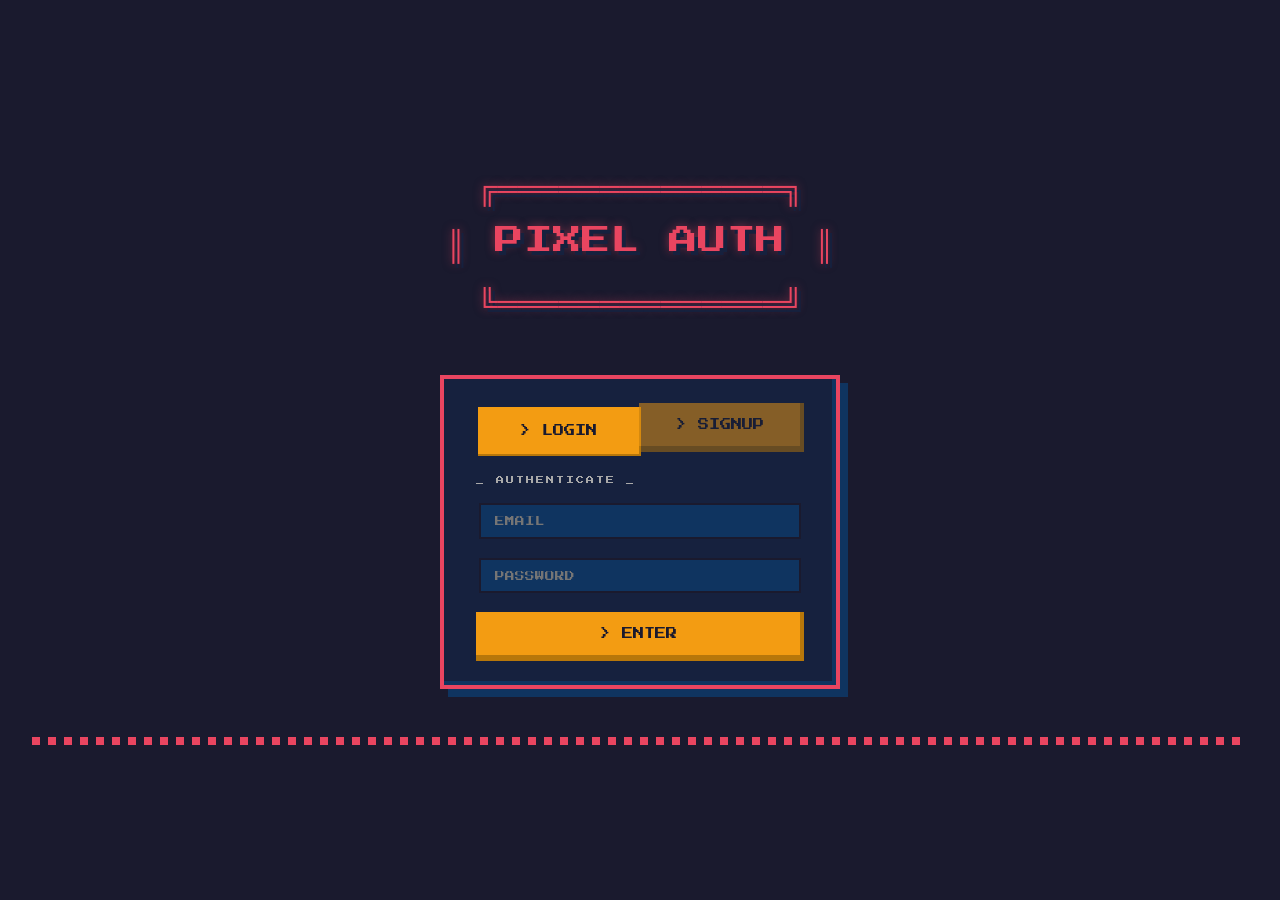
<file: test-auth.html>
<!DOCTYPE html>
<html lang="en">
<head>
  <meta charset="UTF-8">
  <meta name="viewport" content="width=device-width, initial-scale=1.0">
  <title>PIXEL AUTH</title>
  <link rel="stylesheet" href="retro-pixel.css">
  <style>
    .auth-toggle {
      display: flex;
      gap: 0;
      margin-bottom: 1.5rem;
    }
    .auth-toggle .pixel-button {
      flex: 1;
      border-radius: 0;
      opacity: 0.5;
    }
    .auth-toggle .pixel-button.active {
      opacity: 1;
      border-bottom-width: 2px;
      border-right-width: 2px;
      transform: translate(2px, 4px);
    }
    .auth-section { display: none; }
    .auth-section.active { display: block; }
    .profile-info { text-align: left; font-size: 0.55rem; line-height: 2; }
    .profile-info strong { color: #e94560; }
    .error-msg { color: #e94560; font-size: 0.5rem; margin-top: 0.5rem; display: none; }
    .success-msg { color: #00ff88; font-size: 0.5rem; margin-top: 0.5rem; display: none; }
    .pixel-box.auth-card {
      max-width: 400px;
      width: 100%;
    }
  </style>
</head>
<body>
  <div class="pixel-title">
    ╔══════════════╗<br>
    ║ PIXEL  AUTH  ║<br>
    ╚══════════════╝
  </div>

  <div id="auth-section" class="pixel-box auth-card">
    <div class="auth-toggle">
      <button class="pixel-button gold active" data-tab="login">> LOGIN</button>
      <button class="pixel-button gold" data-tab="signup">> SIGNUP</button>
    </div>

    <div id="login-form" class="auth-section active">
      <p style="font-size:0.5rem;color:#aaa;margin-bottom:1rem">_ AUTHENTICATE _</p>
      <input class="pixel-input" id="login-email" type="email" placeholder="EMAIL" style="width:100%;margin-bottom:0.8rem">
      <input class="pixel-input" id="login-password" type="password" placeholder="PASSWORD" style="width:100%;margin-bottom:1rem">
      <button class="pixel-button gold" id="login-btn" style="width:100%">> ENTER</button>
      <div class="error-msg" id="login-error"></div>
      <div class="success-msg" id="login-success"></div>
    </div>

    <div id="signup-form" class="auth-section">
      <p style="font-size:0.5rem;color:#aaa;margin-bottom:1rem">_ REGISTER _</p>
      <input class="pixel-input" id="signup-email" type="email" placeholder="EMAIL" style="width:100%;margin-bottom:0.8rem">
      <input class="pixel-input" id="signup-password" type="password" placeholder="PASSWORD" style="width:100%;margin-bottom:0.8rem">
      <input class="pixel-input" id="signup-confirm" type="password" placeholder="CONFIRM" style="width:100%;margin-bottom:1rem">
      <button class="pixel-button gold" id="signup-btn" style="width:100%">> JOIN</button>
      <div class="error-msg" id="signup-error"></div>
      <div class="success-msg" id="signup-success"></div>
    </div>
  </div>

  <div id="profile-section" class="pixel-box gold auth-card" style="display:none">
    <p style="font-size:0.5rem;color:#ffd700;margin-bottom:1rem">_ ACCESS GRANTED _</p>
    <div class="pixel-card profile-info" style="max-width:100%;margin-bottom:1rem">
      <p><strong>> UID  :</strong> <span id="user-id">—</span></p>
      <p><strong>> EMAIL:</strong> <span id="user-email">—</span></p>
      <p><strong>> ROLE :</strong> <span id="user-role">—</span></p>
    </div>
    <button class="pixel-button" id="logout-btn" style="width:100%">> LOGOUT</button>
    <div class="error-msg" id="logout-error"></div>
  </div>

  <hr class="pixel-hr">

  <script>
    const SUPABASE_URL = 'https://pnsypgbbwfnufjxlgxoz.supabase.co';
    const SUPABASE_KEY = 'sb_publishable_ZhUYyRuH5pPwXFhVl2eV1g_8tyPqGix';

    const $ = id => document.getElementById(id);
    const show = el => el.style.display = '';
    const hide = el => el.style.display = 'none';
    const setError = (id, msg) => { const e = $(id); e.textContent = '> ERROR: ' + msg; e.style.display = ''; };
    const setSuccess = (id, msg) => { const s = $(id); s.textContent = '> ' + msg; s.style.display = ''; };
    const clearMsg = id => { const el = $(id); el.style.display = 'none'; el.textContent = ''; };

    // Tab switching
    document.querySelectorAll('[data-tab]').forEach(btn => {
      btn.addEventListener('click', () => {
        document.querySelectorAll('[data-tab]').forEach(b => b.classList.remove('active'));
        btn.classList.add('active');
        document.querySelectorAll('.auth-section').forEach(s => s.classList.remove('active'));
        $(btn.dataset.tab + '-form').classList.add('active');
        ['login', 'signup'].forEach(t => { clearMsg(t + '-error'); clearMsg(t + '-success'); });
      });
    });

    // Supabase REST helpers
    async function supabaseAuth(endpoint, body) {
      const res = await fetch(SUPABASE_URL + '/auth/v1/' + endpoint, {
        method: 'POST',
        headers: {
          'apikey': SUPABASE_KEY,
          'Content-Type': 'application/json'
        },
        body: JSON.stringify(body)
      });
      const data = await res.json();
      if (!res.ok) throw new Error(data.error_description || data.error || data.msg || 'Request failed');
      return data;
    }

    async function supabaseGetUser(token) {
      const res = await fetch(SUPABASE_URL + '/auth/v1/user', {
        headers: {
          'apikey': SUPABASE_KEY,
          'Authorization': 'Bearer ' + token
        }
      });
      const data = await res.json();
      if (!res.ok) throw new Error(data.error_description || data.error || 'Failed to get user');
      return data;
    }

    // Signup
    $('signup-btn').addEventListener('click', async () => {
      clearMsg('signup-error');
      clearMsg('signup-success');
      const email = $('signup-email').value.trim();
      const password = $('signup-password').value;
      const confirm = $('signup-confirm').value;
      if (!email || !password) return setError('signup-error', 'FILL ALL FIELDS');
      if (password !== confirm) return setError('signup-error', 'PASSWORDS MISMATCH');
      if (password.length < 6) return setError('signup-error', 'PASSWORD TOO SHORT (6+)');
      try {
        await supabaseAuth('signup', { email, password });
        setSuccess('signup-success', 'CHECK YOUR EMAIL FOR CONFIRMATION');
        $('signup-email').value = '';
        $('signup-password').value = '';
        $('signup-confirm').value = '';
      } catch (e) {
        setError('signup-error', e.message);
      }
    });

    // Login
    $('login-btn').addEventListener('click', async () => {
      clearMsg('login-error');
      clearMsg('login-success');
      const email = $('login-email').value.trim();
      const password = $('login-password').value;
      if (!email || !password) return setError('login-error', 'FILL ALL FIELDS');
      try {
        const data = await supabaseAuth('token?grant_type=password', { email, password });
        localStorage.setItem('supabase_token', data.access_token);
        renderProfile(data.access_token);
      } catch (e) {
        setError('login-error', e.message);
      }
    });

    // Logout
    $('logout-btn').addEventListener('click', async () => {
      clearMsg('logout-error');
      const token = localStorage.getItem('supabase_token');
      if (!token) return;
      try {
        await fetch(SUPABASE_URL + '/auth/v1/logout', {
          method: 'POST',
          headers: {
            'apikey': SUPABASE_KEY,
            'Authorization': 'Bearer ' + token
          }
        });
      } catch (_) {}
      localStorage.removeItem('supabase_token');
      show($('auth-section'));
      hide($('profile-section'));
    });

    // Render profile
    async function renderProfile(token) {
      try {
        const user = await supabaseGetUser(token);
        $('user-id').textContent = user.id;
        $('user-email').textContent = user.email;
        $('user-role').textContent = user.role || 'authenticated';
        hide($('auth-section'));
        show($('profile-section'));
        $('login-email').value = '';
        $('login-password').value = '';
      } catch (e) {
        localStorage.removeItem('supabase_token');
        setError('login-error', e.message);
      }
    }

    // Auto-restore session on load
    (async () => {
      const token = localStorage.getItem('supabase_token');
      if (token) await renderProfile(token);
    })();
  </script>
</body>
</html>
</file>
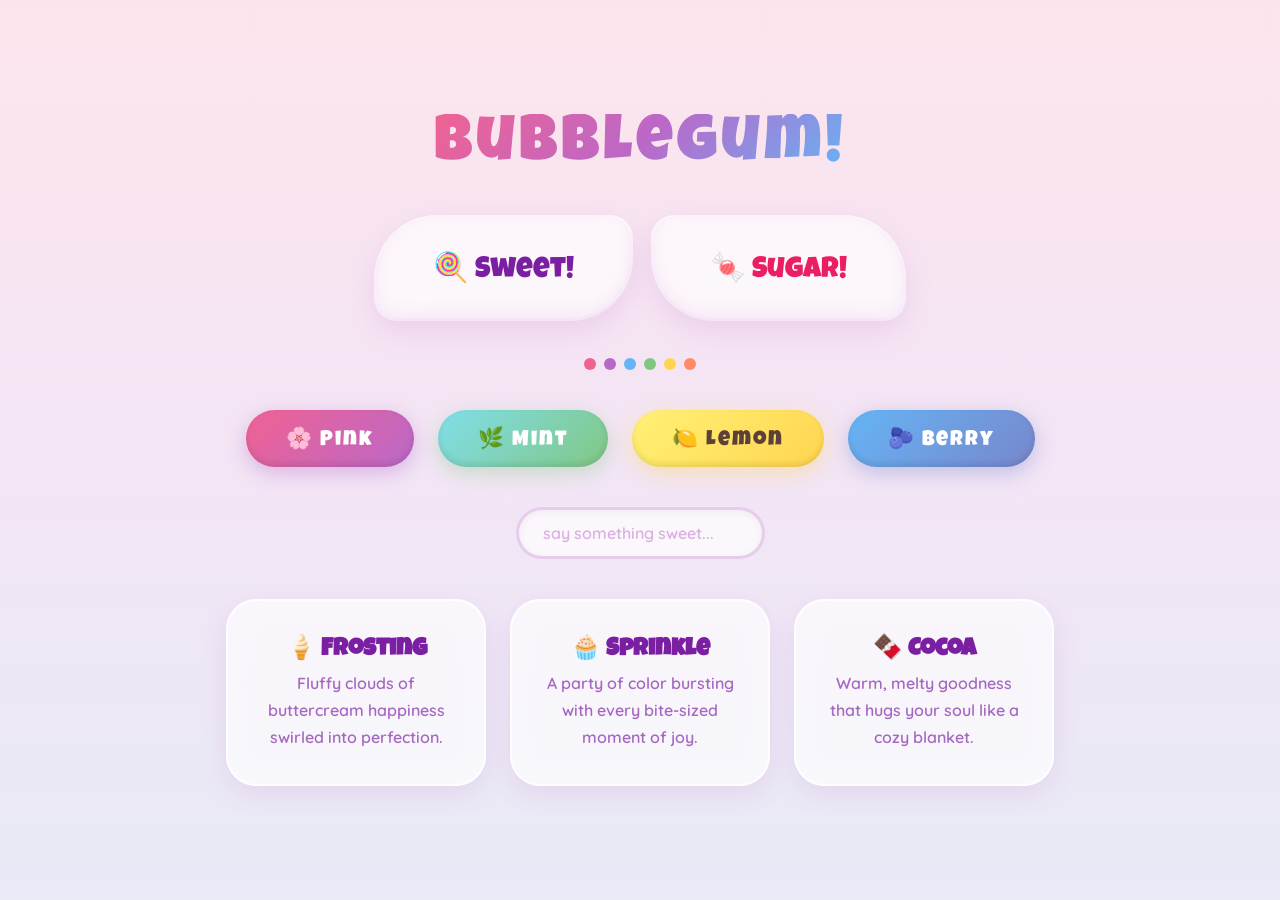
<file: test-bubblegum.html>
<!DOCTYPE html>
<html lang="en">
<head>
  <meta charset="UTF-8">
  <meta name="viewport" content="width=device-width, initial-scale=1.0">
  <title>Bubblegum Test</title>
  <link rel="stylesheet" href="bubblegum.css">
</head>
<body>
  <div class="bubble-title">Bubblegum!</div>

  <div class="bubble-grid">
    <div class="bubble-box">🍭 Sweet!</div>
    <div class="bubble-box sweet">🍬 Sugar!</div>
  </div>

  <div class="bubble-sprinkles">
    <span></span><span></span><span></span>
    <span></span><span></span><span></span>
  </div>

  <div class="bubble-grid">
    <button class="bubble-button">🌸 Pink</button>
    <button class="bubble-button mint">🌿 Mint</button>
    <button class="bubble-button lemon">🍋 Lemon</button>
    <button class="bubble-button blueberry">🫐 Berry</button>
  </div>

  <input class="bubble-input" type="text" placeholder="say something sweet...">

  <div class="bubble-grid">
    <div class="bubble-card">
      <h2>🍦 Frosting</h2>
      <p>Fluffy clouds of buttercream happiness swirled into perfection.</p>
    </div>
    <div class="bubble-card">
      <h2>🧁 Sprinkle</h2>
      <p>A party of color bursting with every bite-sized moment of joy.</p>
    </div>
    <div class="bubble-card">
      <h2>🍫 Cocoa</h2>
      <p>Warm, melty goodness that hugs your soul like a cozy blanket.</p>
    </div>
  </div>
</body>
</html>
</file>
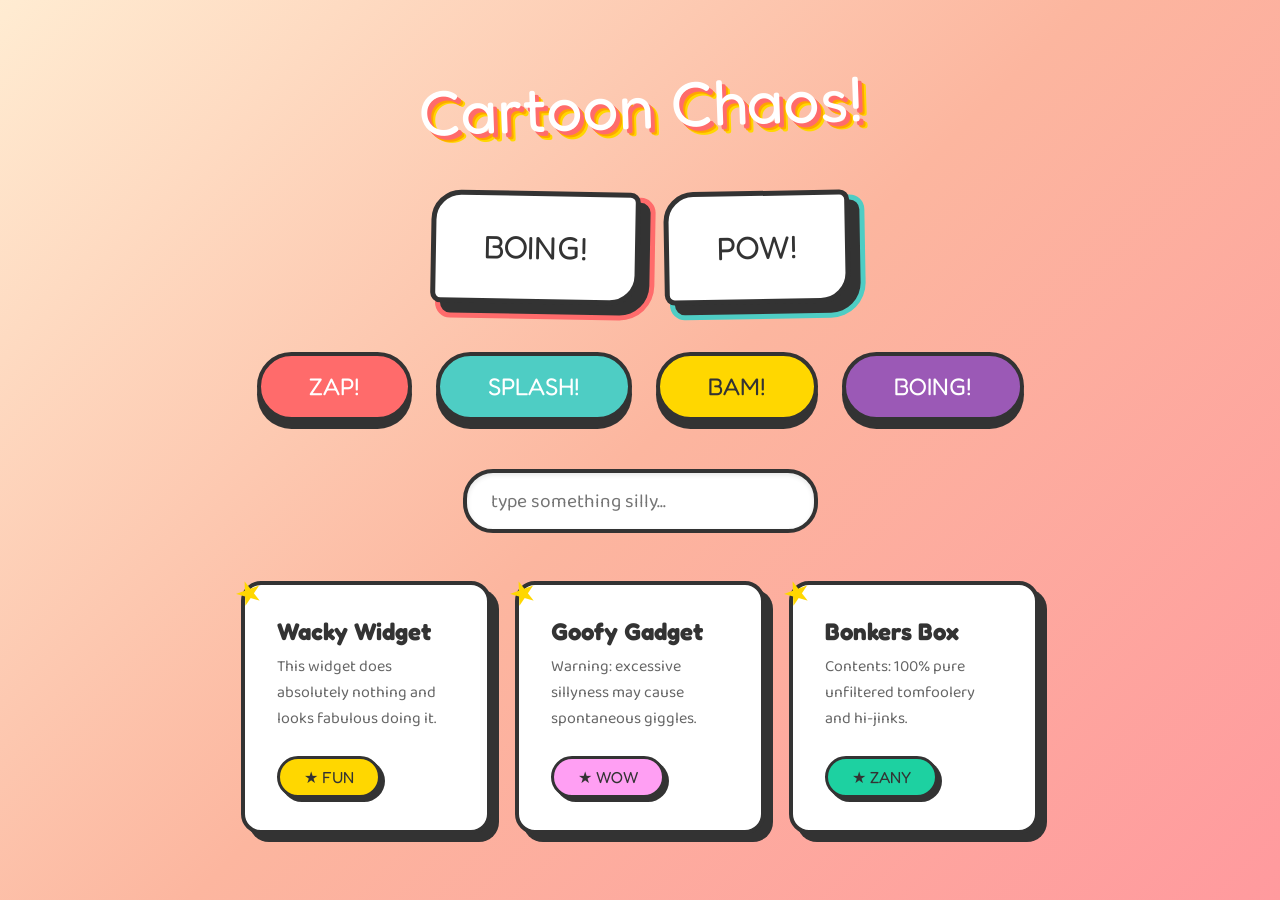
<file: test-cartoon.html>
<!DOCTYPE html>
<html lang="en">
<head>
  <meta charset="UTF-8">
  <meta name="viewport" content="width=device-width, initial-scale=1.0">
  <title>Cartoon Pop Test</title>
  <link rel="stylesheet" href="cartoon-pop.css">
</head>
<body>
  <div class="cartoon-title">Cartoon Chaos!</div>

  <div class="cartoon-grid">
    <div class="cartoon-box">BOING!</div>
    <div class="cartoon-box">POW!</div>
  </div>

  <div class="cartoon-grid">
    <button class="cartoon-button">Zap!</button>
    <button class="cartoon-button blue">Splash!</button>
    <button class="cartoon-button yellow">Bam!</button>
    <button class="cartoon-button purple">Boing!</button>
  </div>

  <input class="cartoon-input" type="text" placeholder="type something silly...">

  <div class="cartoon-grid">
    <div class="cartoon-card">
      <h2>Wacky Widget</h2>
      <p>This widget does absolutely nothing and looks fabulous doing it.</p>
      <br>
      <span class="cartoon-badge">★ FUN</span>
    </div>
    <div class="cartoon-card">
      <h2>Goofy Gadget</h2>
      <p>Warning: excessive sillyness may cause spontaneous giggles.</p>
      <br>
      <span class="cartoon-badge pink">★ WOW</span>
    </div>
    <div class="cartoon-card">
      <h2>Bonkers Box</h2>
      <p>Contents: 100% pure unfiltered tomfoolery and hi-jinks.</p>
      <br>
      <span class="cartoon-badge green">★ ZANY</span>
    </div>
  </div>
</body>
</html>
</file>
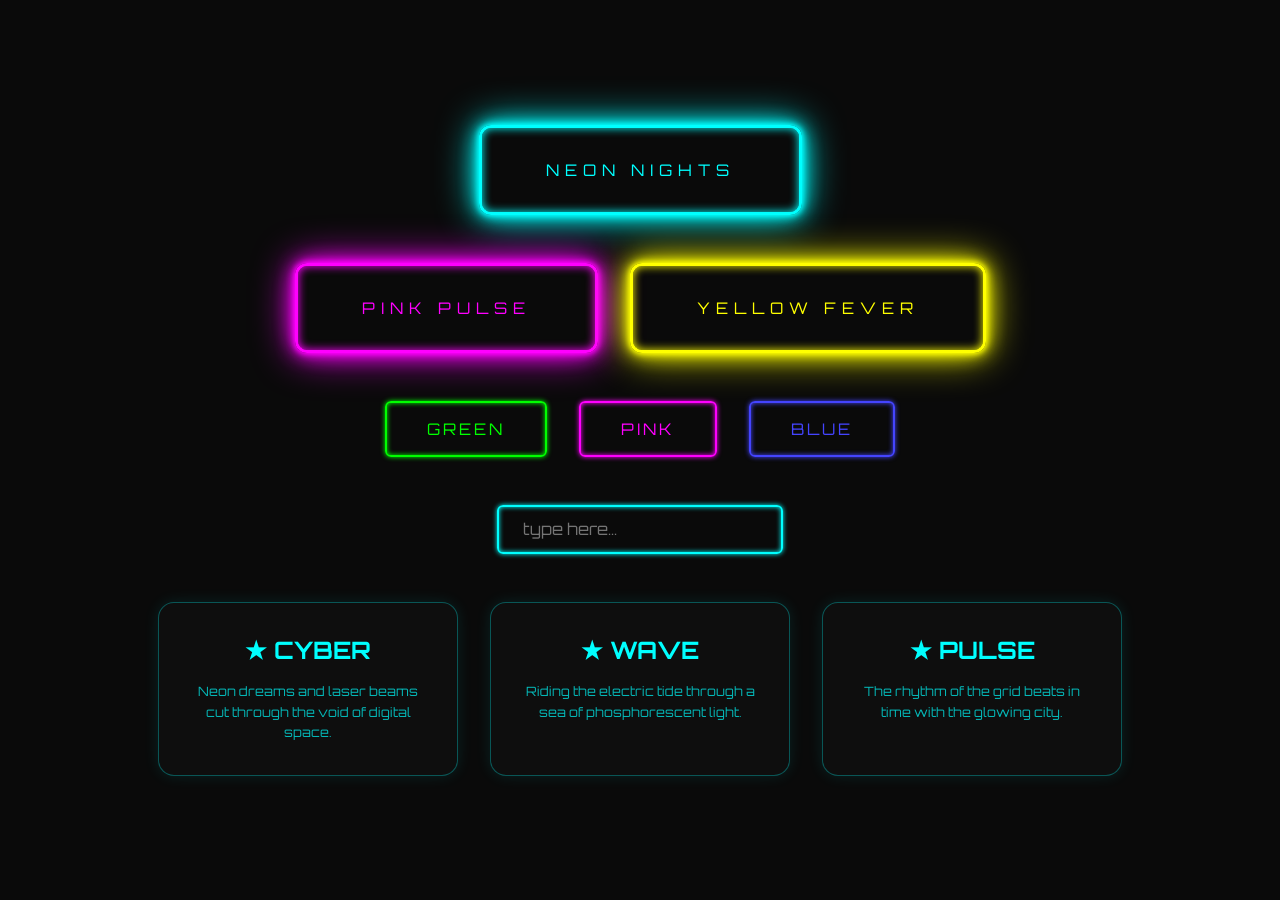
<file: test-neon.html>
<!DOCTYPE html>
<html lang="en">
<head>
  <meta charset="UTF-8">
  <meta name="viewport" content="width=device-width, initial-scale=1.0">
  <title>Neon Glow Test</title>
  <link rel="stylesheet" href="neon-glow.css">
</head>
<body>
  <div class="neon-box">Neon Nights</div>

  <div class="neon-grid">
    <div class="neon-box pink">Pink Pulse</div>
    <div class="neon-box yellow">Yellow Fever</div>
  </div>

  <div class="neon-grid">
    <button class="neon-button">Green</button>
    <button class="neon-button pink">Pink</button>
    <button class="neon-button blue">Blue</button>
  </div>

  <input class="neon-input" type="text" placeholder="type here...">

  <div class="neon-grid">
    <div class="neon-card">
      <h2>★ CYBER</h2>
      <p>Neon dreams and laser beams cut through the void of digital space.</p>
    </div>
    <div class="neon-card">
      <h2>★ WAVE</h2>
      <p>Riding the electric tide through a sea of phosphorescent light.</p>
    </div>
    <div class="neon-card">
      <h2>★ PULSE</h2>
      <p>The rhythm of the grid beats in time with the glowing city.</p>
    </div>
  </div>
</body>
</html>
</file>
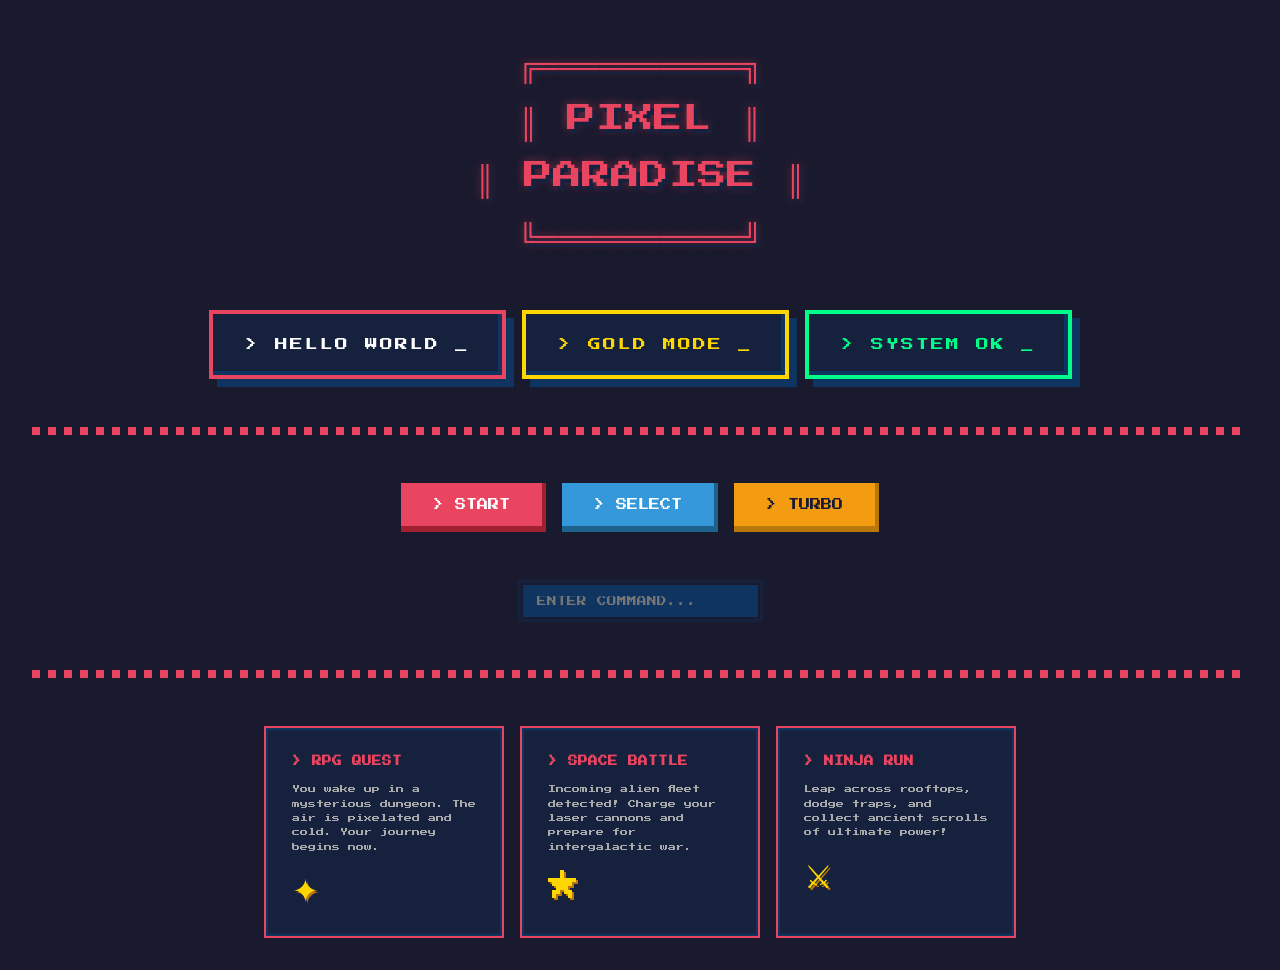
<file: test-retro.html>
<!DOCTYPE html>
<!-- shit, I want to do an example commit for a video my boy -->
<!-- shit, I want to do an example commit for a video my boyesd -->
<html lang="en">
<head>
  <meta charset="UTF-8">
  <meta name="viewport" content="width=device-width, initial-scale=1.0">
  <title>Retro Pixel Test</title>
  <link rel="stylesheet" href="retro-pixel.css">
</head>
<body>
  <div class="pixel-title">
    ╔══════════╗<br>
    ║ PIXEL    ║<br>
    ║ PARADISE ║<br>
    ╚══════════╝
  </div>

  <div class="pixel-grid">
    <div class="pixel-box">> HELLO WORLD _</div>
    <div class="pixel-box gold">> GOLD MODE _</div>
    <div class="pixel-box green">> SYSTEM OK _</div>
  </div>

  <hr class="pixel-hr">

  <div class="pixel-grid">
    <button class="pixel-button">> START</button>
    <button class="pixel-button blue">> SELECT</button>
    <button class="pixel-button gold">> TURBO</button>
  </div>

  <input class="pixel-input" type="text" placeholder="ENTER COMMAND...">

  <hr class="pixel-hr">

  <div class="pixel-grid">
    <div class="pixel-card">
      <h2>> RPG QUEST</h2>
      <p>You wake up in a mysterious dungeon. The air is pixelated and cold. Your journey begins now.</p>
      <br>
      <span class="pixel-icon">✦</span>
    </div>
    <div class="pixel-card">
      <h2>> SPACE BATTLE</h2>
      <p>Incoming alien fleet detected! Charge your laser cannons and prepare for intergalactic war.</p>
      <br>
      <span class="pixel-icon">★</span>
    </div>
    <div class="pixel-card">
      <h2>> NINJA RUN</h2>
      <p>Leap across rooftops, dodge traps, and collect ancient scrolls of ultimate power!</p>
      <br>
      <span class="pixel-icon">⚔</span>
    </div>
  </div>
</body>
</html>
</file>
<file: retro-pixel.css>
@import url('https://fonts.googleapis.com/css2?family=Press+Start+2P&display=swap');

* {
  margin: 0;
  padding: 0;
  box-sizing: border-box;
}

body {
  background: #1a1a2e;
  font-family: 'Press Start 2P', cursive;
  display: flex;
  flex-direction: column;
  align-items: center;
  justify-content: center;
  min-height: 100vh;
  gap: 3rem;
  padding: 2rem;
  image-rendering: pixelated;
}

.pixel-title {
  font-size: 1.8rem;
  color: #e94560;
  text-shadow:
    4px 4px 0 #16213e,
    0 0 10px rgba(233,69,96,0.5);
  text-align: center;
  line-height: 2;
}

.pixel-box {
  background: #16213e;
  border: 4px solid #e94560;
  padding: 1.5rem 2rem;
  box-shadow:
    8px 8px 0 #0f3460,
    inset -4px -4px 0 #0f3460;
  color: #fff;
  font-size: 0.8rem;
  letter-spacing: 2px;
}

.pixel-box.gold {
  border-color: #ffd700;
  box-shadow: 8px 8px 0 #0f3460, inset -4px -4px 0 #0f3460;
  color: #ffd700;
}

.pixel-box.green {
  border-color: #00ff88;
  box-shadow: 8px 8px 0 #0f3460, inset -4px -4px 0 #0f3460;
  color: #00ff88;
}

.pixel-button {
  background: #e94560;
  border: none;
  border-bottom: 6px solid #a02030;
  border-right: 4px solid #a02030;
  color: #fff;
  padding: 1rem 2rem;
  font-family: 'Press Start 2P', cursive;
  font-size: 0.7rem;
  cursor: pointer;
  text-transform: uppercase;
  transition: all 0.05s;
  image-rendering: pixelated;
}

.pixel-button:hover {
  background: #ff6b81;
  border-bottom-width: 2px;
  border-right-width: 2px;
  transform: translate(2px, 4px);
}

.pixel-button:active {
  border-bottom-width: 0;
  border-right-width: 0;
  transform: translate(4px, 6px);
}

.pixel-button.blue {
  background: #3498db;
  border-bottom-color: #1f618d;
  border-right-color: #1f618d;
}

.pixel-button.blue:hover {
  background: #5dade2;
}

.pixel-button.gold {
  background: #f39c12;
  border-bottom-color: #b7770a;
  border-right-color: #b7770a;
  color: #1a1a2e;
}

.pixel-button.gold:hover {
  background: #f4d03f;
}

.pixel-grid {
  display: flex;
  gap: 1rem;
  flex-wrap: wrap;
  justify-content: center;
}

.pixel-card {
  background: #16213e;
  border: 4px solid #0f3460;
  padding: 1.5rem;
  max-width: 240px;
  position: relative;
  image-rendering: pixelated;
}

.pixel-card::after {
  content: "";
  position: absolute;
  top: -4px;
  left: -4px;
  right: -4px;
  bottom: -4px;
  border: 2px solid #e94560;
  pointer-events: none;
}

.pixel-card h2 {
  color: #e94560;
  font-size: 0.6rem;
  margin-bottom: 0.8rem;
  line-height: 1.6;
}

.pixel-card p {
  color: #aaa;
  font-size: 0.5rem;
  line-height: 1.8;
}

.pixel-input {
  background: #0f3460;
  border: 3px solid #16213e;
  color: #0ff;
  padding: 0.8rem 1rem;
  font-family: 'Press Start 2P', cursive;
  font-size: 0.6rem;
  outline: none;
  box-shadow: inset 0 0 0 2px #1a1a2e;
}

.pixel-input:focus {
  border-color: #e94560;
  box-shadow: inset 0 0 0 2px #1a1a2e, 0 0 10px rgba(233,69,96,0.5);
}

.pixel-hr {
  border: none;
  height: 8px;
  background: repeating-linear-gradient(
    90deg,
    #e94560 0px,
    #e94560 8px,
    transparent 8px,
    transparent 16px
  );
  width: 100%;
}

.pixel-icon {
  display: inline-block;
  font-size: 2rem;
  color: #ffd700;
  filter: none;
  text-shadow:
    2px 2px 0 #b7770a;
}
</file>
<file: bubblegum.css>
@import url('https://fonts.googleapis.com/css2?family=Quicksand:wght@400;600;700&family=Luckiest+Guy&display=swap');

* {
  margin: 0;
  padding: 0;
  box-sizing: border-box;
}

body {
  background: linear-gradient(180deg, #fce4ec 0%, #f3e5f5 50%, #e8eaf6 100%);
  font-family: 'Quicksand', sans-serif;
  display: flex;
  flex-direction: column;
  align-items: center;
  justify-content: center;
  min-height: 100vh;
  gap: 2.5rem;
  padding: 2rem;
}

.bubble-title {
  font-family: 'Luckiest Guy', cursive;
  font-size: 4rem;
  background: linear-gradient(135deg, #f06292, #ba68c8, #64b5f6);
  -webkit-background-clip: text;
  background-clip: text;
  color: transparent;
  text-shadow: none;
  letter-spacing: 4px;
  animation: float 3s ease-in-out infinite;
}

@keyframes float {
  0%, 100% { transform: translateY(0); }
  50% { transform: translateY(-15px); }
}

.bubble-box {
  background: rgba(255,255,255,0.7);
  backdrop-filter: blur(20px);
  border-radius: 60px 20px 60px 20px;
  padding: 2rem 3.5rem;
  box-shadow:
    0 10px 30px rgba(186,104,200,0.2),
    0 0 0 3px rgba(255,255,255,0.8),
    inset 0 -5px 15px rgba(186,104,200,0.1);
  font-family: 'Luckiest Guy', cursive;
  font-size: 1.8rem;
  color: #7b1fa2;
}

.bubble-box.sweet {
  border-radius: 20px 60px 20px 60px;
  color: #e91e63;
}

.bubble-grid {
  display: flex;
  gap: 1.5rem;
  flex-wrap: wrap;
  justify-content: center;
}

.bubble-button {
  background: linear-gradient(135deg, #f06292, #ba68c8);
  border: none;
  border-radius: 50px;
  color: #fff;
  padding: 1rem 2.5rem;
  font-family: 'Luckiest Guy', cursive;
  font-size: 1.3rem;
  cursor: pointer;
  box-shadow:
    0 6px 20px rgba(186,104,200,0.4),
    inset 0 -3px 6px rgba(0,0,0,0.1);
  transition: all 0.3s;
  letter-spacing: 2px;
}

.bubble-button:hover {
  transform: scale(1.08);
  box-shadow: 0 8px 25px rgba(186,104,200,0.5);
}

.bubble-button:active {
  transform: scale(0.95);
}

.bubble-button.mint {
  background: linear-gradient(135deg, #80deea, #81c784);
  box-shadow: 0 6px 20px rgba(129,199,132,0.4), inset 0 -3px 6px rgba(0,0,0,0.1);
}

.bubble-button.lemon {
  background: linear-gradient(135deg, #fff176, #ffd54f);
  color: #5d4037;
  box-shadow: 0 6px 20px rgba(255,213,79,0.4), inset 0 -3px 6px rgba(0,0,0,0.1);
}

.bubble-button.blueberry {
  background: linear-gradient(135deg, #64b5f6, #7986cb);
  box-shadow: 0 6px 20px rgba(121,134,203,0.4), inset 0 -3px 6px rgba(0,0,0,0.1);
}

.bubble-card {
  background: rgba(255,255,255,0.6);
  backdrop-filter: blur(15px);
  border-radius: 30px;
  padding: 2rem;
  max-width: 260px;
  text-align: center;
  box-shadow:
    0 8px 25px rgba(186,104,200,0.15),
    inset 0 0 30px rgba(255,255,255,0.3);
  border: 2px solid rgba(255,255,255,0.8);
  transition: all 0.3s;
}

.bubble-card:hover {
  transform: scale(1.03);
  box-shadow: 0 12px 35px rgba(186,104,200,0.25);
}

.bubble-card h2 {
  font-family: 'Luckiest Guy', cursive;
  color: #7b1fa2;
  margin-bottom: 0.5rem;
  font-size: 1.5rem;
}

.bubble-card p {
  color: #7b1fa2aa;
  line-height: 1.7;
  font-weight: 600;
}

.bubble-input {
  background: rgba(255,255,255,0.7);
  border: 3px solid rgba(186,104,200,0.3);
  border-radius: 50px;
  padding: 0.8rem 1.5rem;
  font-family: 'Quicksand', sans-serif;
  font-size: 1rem;
  font-weight: 600;
  outline: none;
  color: #7b1fa2;
  transition: all 0.3s;
  box-shadow: inset 0 2px 8px rgba(0,0,0,0.05);
}

.bubble-input::placeholder {
  color: #ba68c880;
}

.bubble-input:focus {
  border-color: #ba68c8;
  box-shadow: inset 0 2px 8px rgba(0,0,0,0.05), 0 0 0 5px rgba(186,104,200,0.15);
}

.bubble-sprinkles {
  display: flex;
  gap: 8px;
}

.bubble-sprinkles span {
  width: 12px;
  height: 12px;
  border-radius: 50%;
  animation: bounce 1s infinite alternate;
}

@keyframes bounce {
  0% { transform: translateY(0); }
  100% { transform: translateY(-8px); }
}

.bubble-sprinkles span:nth-child(1) { background: #f06292; animation-delay: 0s; }
.bubble-sprinkles span:nth-child(2) { background: #ba68c8; animation-delay: 0.1s; }
.bubble-sprinkles span:nth-child(3) { background: #64b5f6; animation-delay: 0.2s; }
.bubble-sprinkles span:nth-child(4) { background: #81c784; animation-delay: 0.3s; }
.bubble-sprinkles span:nth-child(5) { background: #ffd54f; animation-delay: 0.4s; }
.bubble-sprinkles span:nth-child(6) { background: #ff8a65; animation-delay: 0.5s; }
</file>
<file: cartoon-pop.css>
@import url('https://fonts.googleapis.com/css2?family=Fredoka+One&family=Baloo+2:wght@400;700&display=swap');

* {
  margin: 0;
  padding: 0;
  box-sizing: border-box;
}

body {
  background: linear-gradient(135deg, #ffecd2 0%, #fcb69f 50%, #ff9a9e 100%);
  font-family: 'Baloo 2', cursive;
  display: flex;
  flex-direction: column;
  align-items: center;
  justify-content: center;
  min-height: 100vh;
  gap: 3rem;
  padding: 2rem;
}

.cartoon-title {
  font-family: 'Fredoka One', cursive;
  font-size: 4rem;
  color: #fff;
  text-shadow:
    4px 4px 0 #ff6b6b,
    6px 6px 0 #ffa500,
    8px 8px 0 #ffd700;
  transform: rotate(-2deg);
  animation: wobble 3s ease-in-out infinite;
}

@keyframes wobble {
  0%, 100% { transform: rotate(-2deg) scale(1); }
  25% { transform: rotate(2deg) scale(1.05); }
  50% { transform: rotate(-1deg) scale(1); }
  75% { transform: rotate(3deg) scale(1.03); }
}

.cartoon-box {
  background: #fff;
  border: 5px solid #333;
  border-radius: 30px 10px 30px 10px;
  padding: 2rem 3rem;
  box-shadow:
    10px 10px 0 #333,
    10px 10px 0 5px #ff6b6b;
  font-size: 2rem;
  font-family: 'Fredoka One', cursive;
  color: #333;
  transform: rotate(1deg);
}

.cartoon-box:nth-child(2) {
  transform: rotate(-1deg);
  box-shadow:
    10px 10px 0 #333,
    10px 10px 0 5px #4ecdc4;
}

.cartoon-button {
  background: #ff6b6b;
  border: 4px solid #333;
  border-radius: 50px;
  color: #fff;
  padding: 1rem 3rem;
  font-family: 'Fredoka One', cursive;
  font-size: 1.5rem;
  cursor: pointer;
  box-shadow: 0 8px 0 #333;
  transition: all 0.1s;
  text-transform: uppercase;
}

.cartoon-button:hover {
  transform: translateY(4px);
  box-shadow: 0 4px 0 #333;
}

.cartoon-button:active {
  transform: translateY(8px);
  box-shadow: 0 0px 0 #333;
}

.cartoon-button.blue {
  background: #4ecdc4;
}

.cartoon-button.yellow {
  background: #ffd700;
  color: #333;
}

.cartoon-button.purple {
  background: #9b59b6;
}

.cartoon-grid {
  display: flex;
  gap: 1.5rem;
  flex-wrap: wrap;
  justify-content: center;
}

.cartoon-card {
  background: #fff;
  border: 4px solid #333;
  border-radius: 20px;
  padding: 2rem;
  max-width: 250px;
  position: relative;
  box-shadow: 8px 8px 0 #333;
  transition: all 0.2s;
}

.cartoon-card:hover {
  transform: translate(-2px, -2px);
  box-shadow: 12px 12px 0 #333;
}

.cartoon-card::before {
  content: "★";
  position: absolute;
  top: -15px;
  left: -10px;
  font-size: 2rem;
  color: #ffd700;
  transform: rotate(-20deg);
}

.cartoon-card h2 {
  font-family: 'Fredoka One', cursive;
  color: #333;
  margin-bottom: 0.5rem;
}

.cartoon-card p {
  color: #666;
  line-height: 1.6;
}

.cartoon-input {
  border: 4px solid #333;
  border-radius: 30px;
  padding: 0.8rem 1.5rem;
  font-family: 'Baloo 2', cursive;
  font-size: 1.2rem;
  outline: none;
  background: #fff;
  box-shadow: inset 0 2px 5px rgba(0,0,0,0.1);
}

.cartoon-input:focus {
  border-color: #ff6b6b;
  box-shadow: inset 0 2px 5px rgba(0,0,0,0.1), 0 0 0 4px rgba(255,107,107,0.3);
}

.cartoon-badge {
  background: #ffd700;
  border: 3px solid #333;
  border-radius: 30px;
  padding: 0.5rem 1.5rem;
  font-family: 'Fredoka One', cursive;
  font-size: 1rem;
  display: inline-block;
  box-shadow: 4px 4px 0 #333;
  color: #333;
}

.cartoon-badge.pink {
  background: #ff9ff3;
}

.cartoon-badge.green {
  background: #1dd1a1;
}
</file>
<file: neon-glow.css>
@import url('https://fonts.googleapis.com/css2?family=Orbitron:wght@400;700;900&display=swap');

* {
  margin: 0;
  padding: 0;
  box-sizing: border-box;
}

body {
  background: #0a0a0a;
  font-family: 'Orbitron', sans-serif;
  display: flex;
  flex-direction: column;
  align-items: center;
  justify-content: center;
  min-height: 100vh;
  gap: 3rem;
  padding: 2rem;
}

.neon-box {
  padding: 2rem 4rem;
  border: 3px solid #0ff;
  border-radius: 12px;
  box-shadow:
    0 0 5px #0ff,
    0 0 10px #0ff,
    0 0 20px #0ff,
    0 0 40px #0ff,
    inset 0 0 10px #0ff;
  color: #0ff;
  text-transform: uppercase;
  letter-spacing: 6px;
  animation: flicker 2s infinite alternate;
}

@keyframes flicker {
  0%, 19%, 21%, 23%, 25%, 54%, 56%, 100% {
    text-shadow:
      0 0 4px #0ff,
      0 0 11px #0ff,
      0 0 19px #0ff,
      0 0 40px #0ff,
      0 0 80px #0ff;
    opacity: 1;
  }
  20%, 24%, 55% {
    text-shadow: none;
    opacity: 0.5;
  }
}

.neon-box.pink {
  border-color: #f0f;
  box-shadow:
    0 0 5px #f0f,
    0 0 10px #f0f,
    0 0 20px #f0f,
    0 0 40px #f0f,
    inset 0 0 10px #f0f;
  color: #f0f;
}

.neon-box.pink {
  animation-delay: 0.3s;
}

.neon-box.yellow {
  border-color: #ff0;
  box-shadow:
    0 0 5px #ff0,
    0 0 10px #ff0,
    0 0 20px #ff0,
    0 0 40px #ff0,
    inset 0 0 10px #ff0;
  color: #ff0;
}

.neon-box.yellow {
  animation-delay: 0.6s;
}

.neon-grid {
  display: flex;
  gap: 2rem;
  flex-wrap: wrap;
  justify-content: center;
}

.neon-button {
  background: transparent;
  border: 2px solid #0f0;
  color: #0f0;
  padding: 1rem 2.5rem;
  font-family: 'Orbitron', sans-serif;
  font-size: 1rem;
  text-transform: uppercase;
  letter-spacing: 3px;
  cursor: pointer;
  border-radius: 6px;
  box-shadow: 0 0 5px #0f0, inset 0 0 5px #0f0;
  transition: all 0.3s;
}

.neon-button:hover {
  background: #0f0;
  color: #000;
  box-shadow:
    0 0 10px #0f0,
    0 0 20px #0f0,
    0 0 40px #0f0,
    0 0 80px #0f0;
}

.neon-button.pink {
  border-color: #f0f;
  color: #f0f;
  box-shadow: 0 0 5px #f0f, inset 0 0 5px #f0f;
}

.neon-button.pink:hover {
  background: #f0f;
  color: #000;
  box-shadow: 0 0 10px #f0f, 0 0 20px #f0f, 0 0 40px #f0f, 0 0 80px #f0f;
}

.neon-button.blue {
  border-color: #44f;
  color: #44f;
  box-shadow: 0 0 5px #44f, inset 0 0 5px #44f;
}

.neon-button.blue:hover {
  background: #44f;
  color: #000;
  box-shadow: 0 0 10px #44f, 0 0 20px #44f, 0 0 40px #44f, 0 0 80px #44f;
}

.neon-input {
  background: transparent;
  border: 2px solid #0ff;
  color: #0ff;
  padding: 0.8rem 1.5rem;
  font-family: 'Orbitron', sans-serif;
  font-size: 1rem;
  border-radius: 6px;
  box-shadow: 0 0 5px #0ff, inset 0 0 5px #0ff;
  outline: none;
}

.neon-input:focus {
  box-shadow:
    0 0 10px #0ff,
    0 0 20px #0ff,
    0 0 40px #0ff,
    inset 0 0 10px #0ff;
}

.neon-card {
  background: rgba(255, 255, 255, 0.02);
  border: 1px solid rgba(0, 255, 255, 0.3);
  border-radius: 16px;
  padding: 2rem;
  max-width: 300px;
  text-align: center;
  box-shadow: 0 0 15px rgba(0, 255, 255, 0.1);
  transition: all 0.4s;
}

.neon-card:hover {
  border-color: #0ff;
  box-shadow:
    0 0 10px rgba(0, 255, 255, 0.3),
    0 0 20px rgba(0, 255, 255, 0.2),
    0 0 40px rgba(0, 255, 255, 0.1);
  transform: translateY(-5px);
}

.neon-card h2 {
  color: #0ff;
  margin-bottom: 1rem;
}

.neon-card p {
  color: rgba(0, 255, 255, 0.7);
  font-size: 0.8rem;
  line-height: 1.6;
}
</file>
